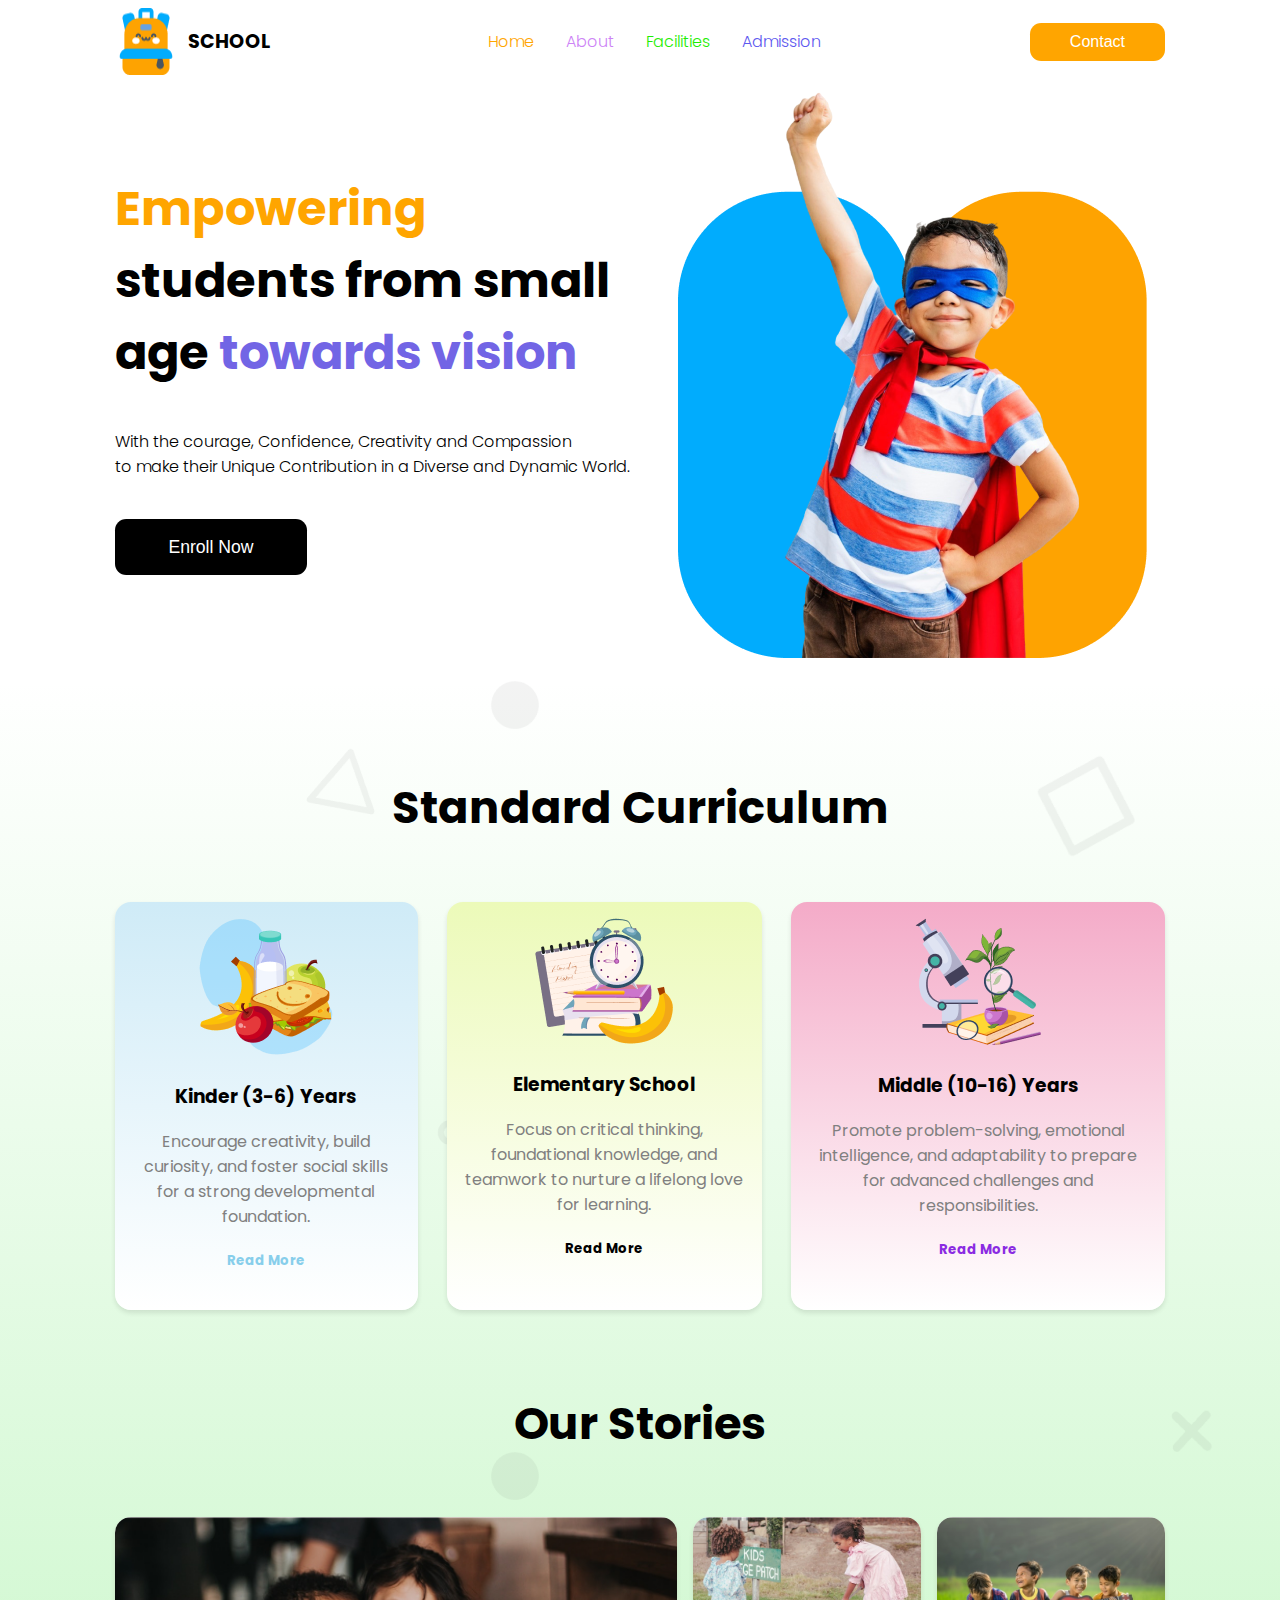
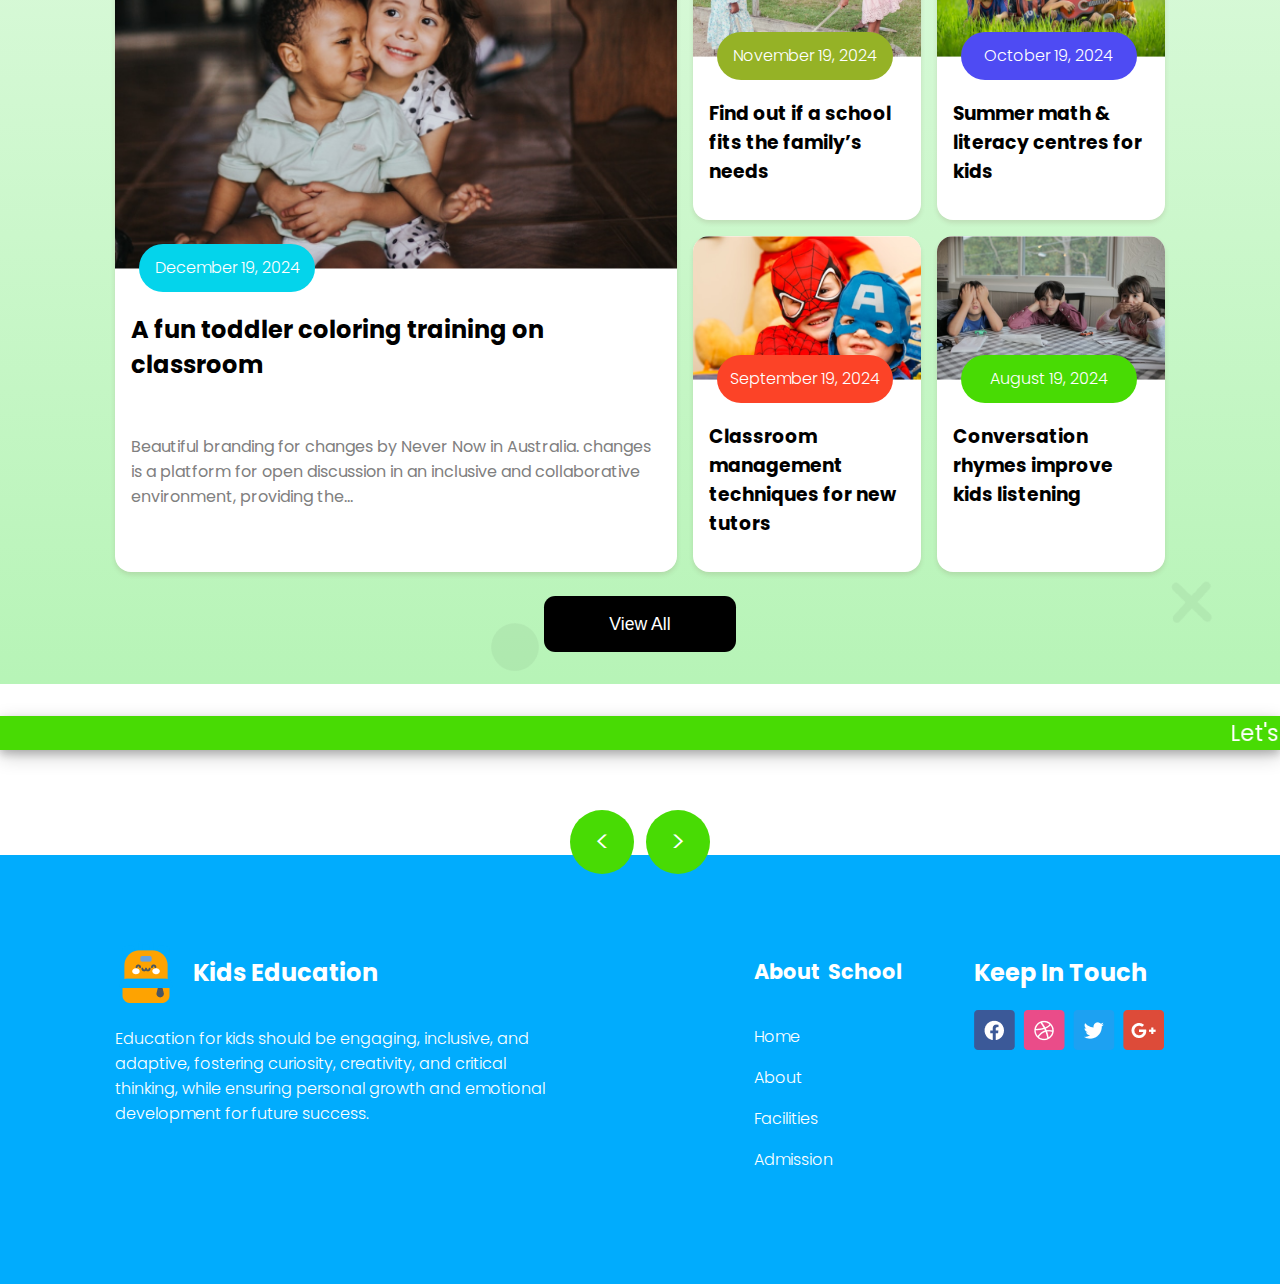
<file: index.html>
<!DOCTYPE html>
<html lang="en">

<head>
    <meta charset="UTF-8">
    <meta name="viewport" content="width=device-width, initial-scale=1.0">
    <title>Kids-School</title>
    <link rel="stylesheet" href="styles/style.css">
    <link rel="stylesheet" href="https://cdnjs.cloudflare.com/ajax/libs/font-awesome/6.7.2/css/all.min.css"
        integrity="sha512-Evv84Mr4kqVGRNSgIGL/F/aIDqQb7xQ2vcrdIwxfjThSH8CSR7PBEakCr51Ck+w+/U6swU2Im1vVX0SVk9ABhg=="
        crossorigin="anonymous" referrerpolicy="no-referrer" />
</head>

<body class="font-quicksand">
    <header class="overall-margin">
        <nav class="nav-container display-flex">
            <div class="bag-school display-flex">
                <img src="assets/logo.png" alt="">
                <h3 class="nav-title ">SCHOOL</h3>
            </div>
            <div class="nav-list">
                <ul class="nav-list-items display-flex">
                    <li class="nav-list-item nav-list-item-1">Home</li>
                    <li class="nav-list-item nav-list-item-2">About</li>
                    <li class="nav-list-item nav-list-item-3">Facilities</li>
                    <li class="nav-list-item nav-list-item-4">Admission</li>
                </ul>
            </div>
            <div class="">
                <button class="btn-primary">Contact</button>
            </div>
        </nav>
        <nav class="nav-mobile">
            <div class="n-m">
                <div class="b-s">
                    <img src="assets/logo.png" alt="">
                </div>
                <div class="mb">
                    <!-- <i class="fa-solid fa-bars"></i> -->
                    <img class="m-i" src="assets/menu50.png" alt="">
                </div>
            </div>
            <div class="horizontal-line">
                <hr>
            </div>
        </nav>
        <section class="banner display-flex">
            <div class="banner-content">
                <h1 class="banner-title"><span class="empowering">Empowering</span><br>
                    students from small <br>age <span class="towards-vision">towards vision</span></h1>
                <p class="banner-description ">With the courage, Confidence, Creativity and Compassion<br>to make their
                    Unique Contribution in a Diverse and Dynamic World.</p>
                <button class="banner-button">Enroll Now</button>
            </div>
            <div class="banner-image-container">
                <img src="assets/hero-kids.png" alt="" class="banner-image">
            </div>
        </section>
    </header>
    <main class="bg mobile-bg">
        <section class="overall-margin main-sec-1">
            <h1 class="curriculam-title">Standard Curriculum</h1>
            <div class="carriculam-card display-flex">
                <div class="car-items-1">
                    <img src="assets/kinder.png" alt="" class="car-img">
                    <h3 class="car-item">Kinder (3-6) Years</h3>
                    <p class="car-des color-font-common">Encourage creativity, build curiosity, and foster social skills for a strong developmental foundation.</p>
                    <h5 class="car-read-more-1">Read More</h5>
                </div>
                <div class="car-items-2">
                    <img src="assets/elementary.png" alt="" class="car-img">
                    <h3 class="car-item">Elementary School</h3>
                    <p class="car-des color-font-common">Focus on critical thinking, foundational knowledge, and teamwork to nurture a lifelong love for learning.</p>
                    <h5 class="car-read-more">Read More</h5>
                </div>
                <div class="car-items-3">
                    <img src="assets/middle.png" alt="" class="car-img">
                    <h3 class="car-item">Middle (10-16) Years</h3>
                    <p class="car-des color-font-common">Promote problem-solving, emotional intelligence, and adaptability to prepare for advanced challenges and responsibilities.</p>
                    <h5 class="car-read-more-3">Read More</h5>
                </div>
            </div>
        </section>
        <section class="overall-margin section2">
            <h1 class="main-sec-2-title curriculam-title">Our Stories</h1>
            <div class="flex-grid-con display-flex">
                <div class="big-container">
                    <img src="assets/story-1.png" alt="" class="big-con-img">
                    <p class="grid-con-des-1">December 19, 2024</p>
                    <h2 class="big-con-title">A fun toddler coloring training on
                        classroom</h2>
                    <p class="big-con-des color-font-common">Beautiful branding for changes by Never Now in Australia.
                        changes is a platform for open discussion in an inclusive and
                        collaborative environment, providing the...</p>
                </div>
                <div class="grid-con">
                    <div class="grid-items">
                        <img src="assets/story-2.png" alt="" class="grid-con-img">
                        <p class="grid-con-des-2">November 19, 2024</p>
                        <h3 class="grid-con-title">Find out if a school fits the
                            family’s needs</h3>

                    </div>
                    <div class="grid-items">
                        <img src="assets/story-3.png" alt="" class="grid-con-img">
                        <p class="grid-con-des-3">October 19, 2024</p>
                        <h3 class="grid-con-title">Summer math & literacy
                            centres for kids</h3>

                    </div>
                    <div class="grid-items">
                        <img src="assets/story-4.png" alt="" class="grid-con-img">
                        <p class="grid-con-des-4">September 19, 2024</p>
                        <h3 class="grid-con-title">Classroom management
                            techniques for new tutors</h3>

                    </div>
                    <div class="grid-items">
                        <img src="assets/story-5.png" alt="" class="grid-con-img">
                        <p class="grid-con-des-5">August 19, 2024</p>
                        <h3 class="grid-con-title">Conversation rhymes
                            improve kids listening</h3>
                    </div>
                </div>
            </div>
            <div class="stories-button"><button class="banner-button">View All</button></div>


        </section>
    </main>
    <main>
        <marquee class="headline" behavior="" direction="left">Let's join us - Empowering
            students from small
            age towards vision</marquee>
        <div class="circle-arrow">
            <p class="circle-left">
                < </p>
                    <p class="circle-right">></p>
        </div>
    </main>
    <footer>
        <div class="footer-sub display-flex overall-margin">
            <div class="f-content">
                <div class="bag-kids display-flex">
                    <img src="assets/logo.png" alt="">
                    <h2 class="kids-edu">Kids Education</h2>
                </div>
                <p class="f-con-des">
                    Education for kids should be engaging, inclusive, and adaptive, fostering curiosity, creativity, and critical thinking, while ensuring personal growth and emotional development for future success.
                </p>
            </div>
            <div class="f-nav">
                <div class="display-flex">
                    <h3 class="about-school">About</h3>
                    <h3 class="about-school">School</h3>
                </div>
                <p class="nav-list-item">Home</p>
                <p class="nav-list-item">About</p>
                <p class="nav-list-item">Facilities</p>
                <p class="nav-list-item">Admission</p>
            </div>
            <div class="f-social">
                <h2>Keep In Touch</h2>
                <div class="f-soc display-flex">
                    <img src="assets/fb.png" alt="">
                    <img src="assets/dribble.png" alt="">
                    <img src="assets/twitter.png" alt="">
                    <img src="assets/google+.png" alt="">
                </div>
            </div>
        </div>
    </footer>
</body>

</html>
</file>
<file: styles/style.css>
@import url('https://fonts.googleapis.com/css2?family=Poppins:ital,wght@0,100;0,200;0,300;0,400;0,500;0,600;0,700;0,800;0,900;1,100;1,200;1,300;1,400;1,500;1,600;1,700;1,800;1,900&family=Quicksand:wght@300..700&display=swap');

.font-quicksand {
    font-family: "Poppins", serif;
    font-weight: 300;
    font-style: normal;
}

body {
    margin: 0;
    padding: 0;
}

/* SHARED STYLES */
.display-flex {
    display: flex;
}

.btn-primary {
    color: white;
    border-radius: 0.7rem;
    background-color: orange;
    font-size: 1rem;
    padding: 10px 40px 10px 40px;
    border: none;
}

.color-font-common {
    font-weight: normal;
    color: #808080;
}


/* HEADER */
/* navbar */
.overall-margin {
    width: 1050px;
    margin: 0 auto;
}

.nav-container {
    justify-content: space-between;
    margin: 1rem 0rem;
    align-items: center;
    height: 3.2rem;
}

.bag-school {
    gap: 0.7rem;
}

.nav-title {
    font-size: 1.2rem;
}

.nav-list-item {
    list-style: none;
    padding-right: 2rem;
}

.nav-list-item-1 {
    color: orange;
}

.nav-list-item-2 {
    color: rgb(205, 131, 246);
}

.nav-list-item-3 {
    color: #1fed03;
}

.nav-list-item-4 {
    color: #5D58EF;
}

.nav-container {
    display: flex;
}

.nav-mobile {
    display: none;
}



/* banner */
.banner {
    align-items: center;
    gap: 3rem;
    margin-bottom: 1rem;

}

.banner-title {
    font-size: 3rem;
    margin: 0rem;
}

.banner-description {
    font-size: 1rem;
    padding: 1.5rem 0rem;
}


.empowering {
    color: orange;
}

.towards-vision {
    color: rgb(114, 101, 229);
}

.banner-button {
    background-color: black;
    color: white;
    border: none;
    border-radius: 0.7rem;
    font-size: 1.1rem;
    width: 12rem;
    height: 3.5rem;
}

/* MAIN */
.bg {
    background-size: cover;
    background-position: center;
    background-repeat: no-repeat;
    min-height: 100vh;
    width: 100%;
    padding: 2rem;
    box-sizing: border-box;
    background: url('../assets/bg.png'), linear-gradient(to bottom, rgba(0, 0, 123, 0), rgba(144, 238, 144, 0.65))
}

/* Carriculam */
.carriculam-card {
    gap: 1.8rem;
}

.curriculam-title {
    display: flex;
    justify-content: center;
    margin-top: 3.8rem;
    margin-bottom: 3.8rem;
    font-size: 2.8rem;

}

.car-items-1 {
    text-align: center;
    background: linear-gradient(to bottom, rgb(207, 235, 247), white);
    border-radius: 1rem;
    padding: 1rem;
    box-shadow: 0px 3px 5px rgba(0, 0, 0, 0.1);
}

.car-items-2 {
    text-align: center;
    background: linear-gradient(to bottom, rgb(236, 250, 185), white);
    border-radius: 1rem;
    padding: 1rem;
    box-shadow: 0px 3px 5px rgba(0, 0, 0, 0.1);
}

.car-items-3 {
    text-align: center;
    background: linear-gradient(to bottom, rgb(244, 171, 200), white);
    border-radius: 1rem;
    padding: 1rem;
    box-shadow: 0px 3px 5px rgba(0, 0, 0, 0.1);
}

.car-read-more-1 {
    color: skyblue;
}

.car-read-more-2 {
    color: orange;
}

.car-read-more-3 {
    color: blueviolet;
}

.main-sec-1 {
    margin-bottom: 5rem;
}

.big-container {
    text-align: left;
    background: rgb(255, 255, 255);
    border-radius: 1rem;
    box-shadow: 0px 3px 5px rgba(76, 3, 3, 0.1);
}

.grid-items {
    text-align: left;
    background: rgb(255, 255, 255);
    border-radius: 1rem;
    box-shadow: 0px 3px 5px rgba(76, 3, 3, 0.1);
}


.flex-grid-con {
    gap: 1rem;
}

.grid-con {
    display: grid;
    grid-template-columns: repeat(2, 1fr);
    gap: 1rem;

}

.big-con-img,
.grid-con-img {
    margin: 0px;
    padding: 0px;
    border-top-left-radius: 1rem;
    border-top-right-radius: 1rem;
    width: 100%;
}

.big-con-title,
.big-con-des,
.grid-con-title {
    padding-left: 1.5rem;
    padding: 1rem;
}

.grid-con-des-1,
.grid-con-des-2,
.grid-con-des-3,
.grid-con-des-4,
.grid-con-des-5 {
    background-color: #04d4eb;
    color: white;
    width: 10rem;
    height: 3rem;
    border-radius: 3rem;
    text-align: center;
    display: flex;
    align-items: center;
    justify-content: center;
    padding-left: 0.5rem;
    padding-right: 0.5rem;
    margin-left: 1.5rem;
    margin-top: -2rem;
    position: absolute;
}
.grid-con-des-2 {
    background-color: #95B226;
}
.grid-con-des-3 {
    background-color: #4e4bf3;
}
.grid-con-des-4 {
    background-color: #fc4327;
}
.grid-con-des-5 {
    background-color: #48db04;
}
.btn-stories{
    display: flex;
    justify-content: center;
    margin-top: 3.8rem;
    margin-bottom: 3.8rem;
}

/* main2 */
.circle-arrow{
    display: flex;
    gap: 0.7rem;
    padding-top: -4rem;
    padding-bottom: 0rem;
}

.circle-right, .circle-left{
    background-color: #48db04;
    border-radius: 2.5rem;
    width: 4rem;
    height: 4rem;
    color: white;
    text-align: center;
    display: flex;
    align-items: center;
    justify-content: center;
    font-size: 1.8rem;
}
.stories-button, .circle-arrow{
    display: flex;
    justify-content: center;
    margin-top: 1.5rem;
}
.circle-arrow{
    margin-bottom: -3rem;
}
.headline{
    font-size: 1.4rem;
    background-color: #48db04;
    margin-top: 2rem;
    box-shadow: 0 4px 8px rgba(0, 0, 0, 0.2),
    0 6px 20px rgba(0, 0, 0, 0.2); ;
    color: white;
    font-weight: 400;
}

/* FOOTER */
footer{
    color: white;
    background-color: #01ACFD;
}
.footer-sub{
    padding-top: 5rem;
    padding-bottom: 6rem;
    gap: 4rem;
}
.bag-kids{
    gap: 1rem;
    align-items: center;
}
.f-soc{
    gap: 0.5rem;
}
.f-con-des{
    width: 77%;
}
.about-school{
    font-size: 1.3rem;
    margin-right: 0.5rem;
    padding-bottom: 0px;
}

.f-content{
    background-color: #01ACFD;
}


/* Media Query for Mobile Device*/
@media screen and (max-width: 576px) {
    .bg {
        background: url('../assets/bg.png'); 
        background-size: cover;
        background-position: center;
        background-repeat: no-repeat;
    }
    
    .nav-container {
        display: none;
    }

    .nav-mobile {
        display: block;
        margin-top: 2rem;
    }

    .n-m {
        display: flex;
        justify-content: space-between;
        margin-left: 3rem;
        margin-right: 3rem;
    }

    .horizontal-line hr {
        border: none;
        height: 1px;
        background-color: orange;
    }

    .banner {
        display: flex;
        flex-direction: column-reverse;
        justify-content: center;
    }

    .banner-content {
        text-align: center;
    }


    .carriculam-card {
        display: grid;
        grid-template-columns: repeat(1, 1fr);
        margin-left: 15rem;
        margin-right: 15rem;
    }
    

    .car-items-1,
    .car-items-2,
    .car-items-3 {
        padding: 7rem;
        box-shadow: 0 4px 8px rgba(0, 0, 0, 0.1), 
                0 6px 20px rgba(0, 0, 0, 0.1); 
    }

    .big-container{
        display: none;
    }
    .grid-con{
        width: 96%;
        text-align: center;
        border-right: 3rem;
        
    }
    .grid-items{
        box-shadow: 0 4px 8px rgba(0, 0, 0, 0.1), 
                0 6px 20px rgba(0, 0, 0, 0.1);
    }
    .circle-arrow{
        display: none;
    }
    .footer-sub{
        display: grid;
        grid-template-columns: repeat(1, 1fr);
        margin-left: 2rem;
        background-color: #01ACFD
    }
    footer{
        margin-left: ;
    }
    .f-con-des{
        width: 50%;
    }
    .headline{
        display: none;
    }
}
</file>
